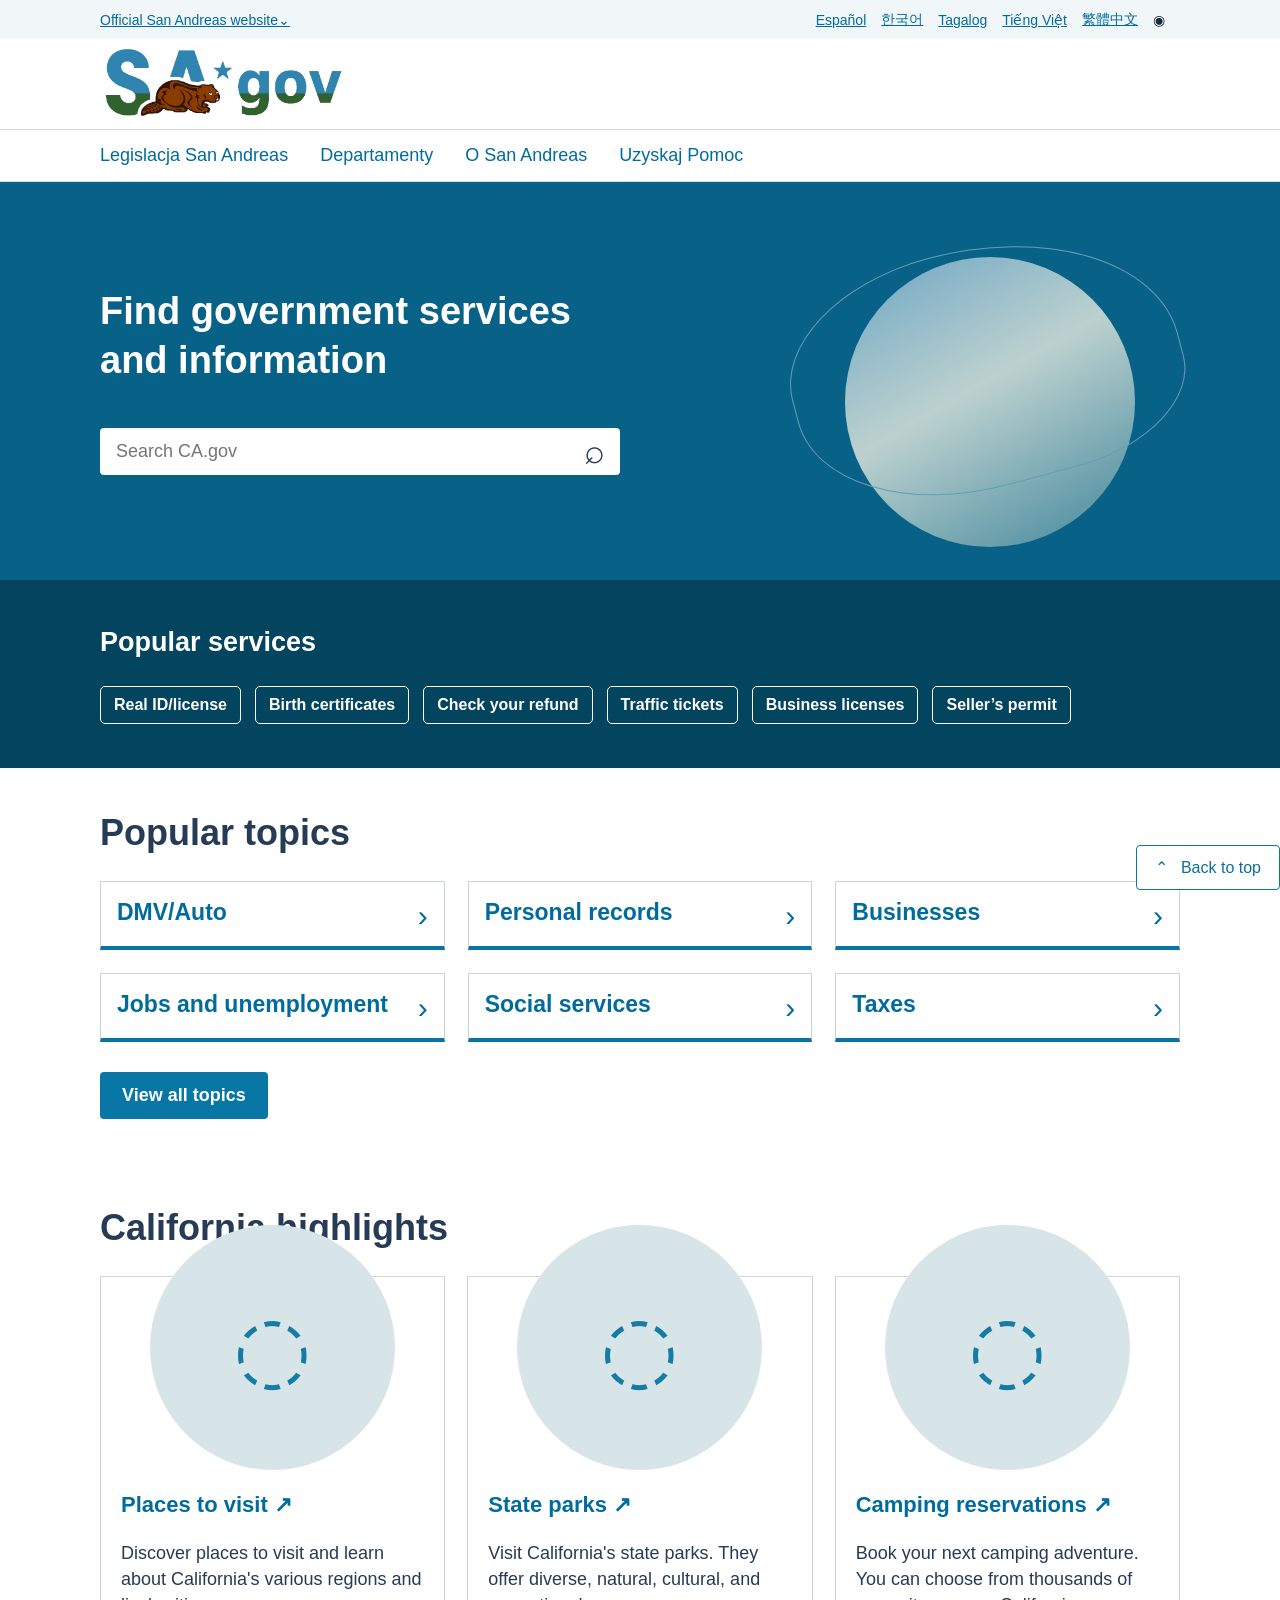
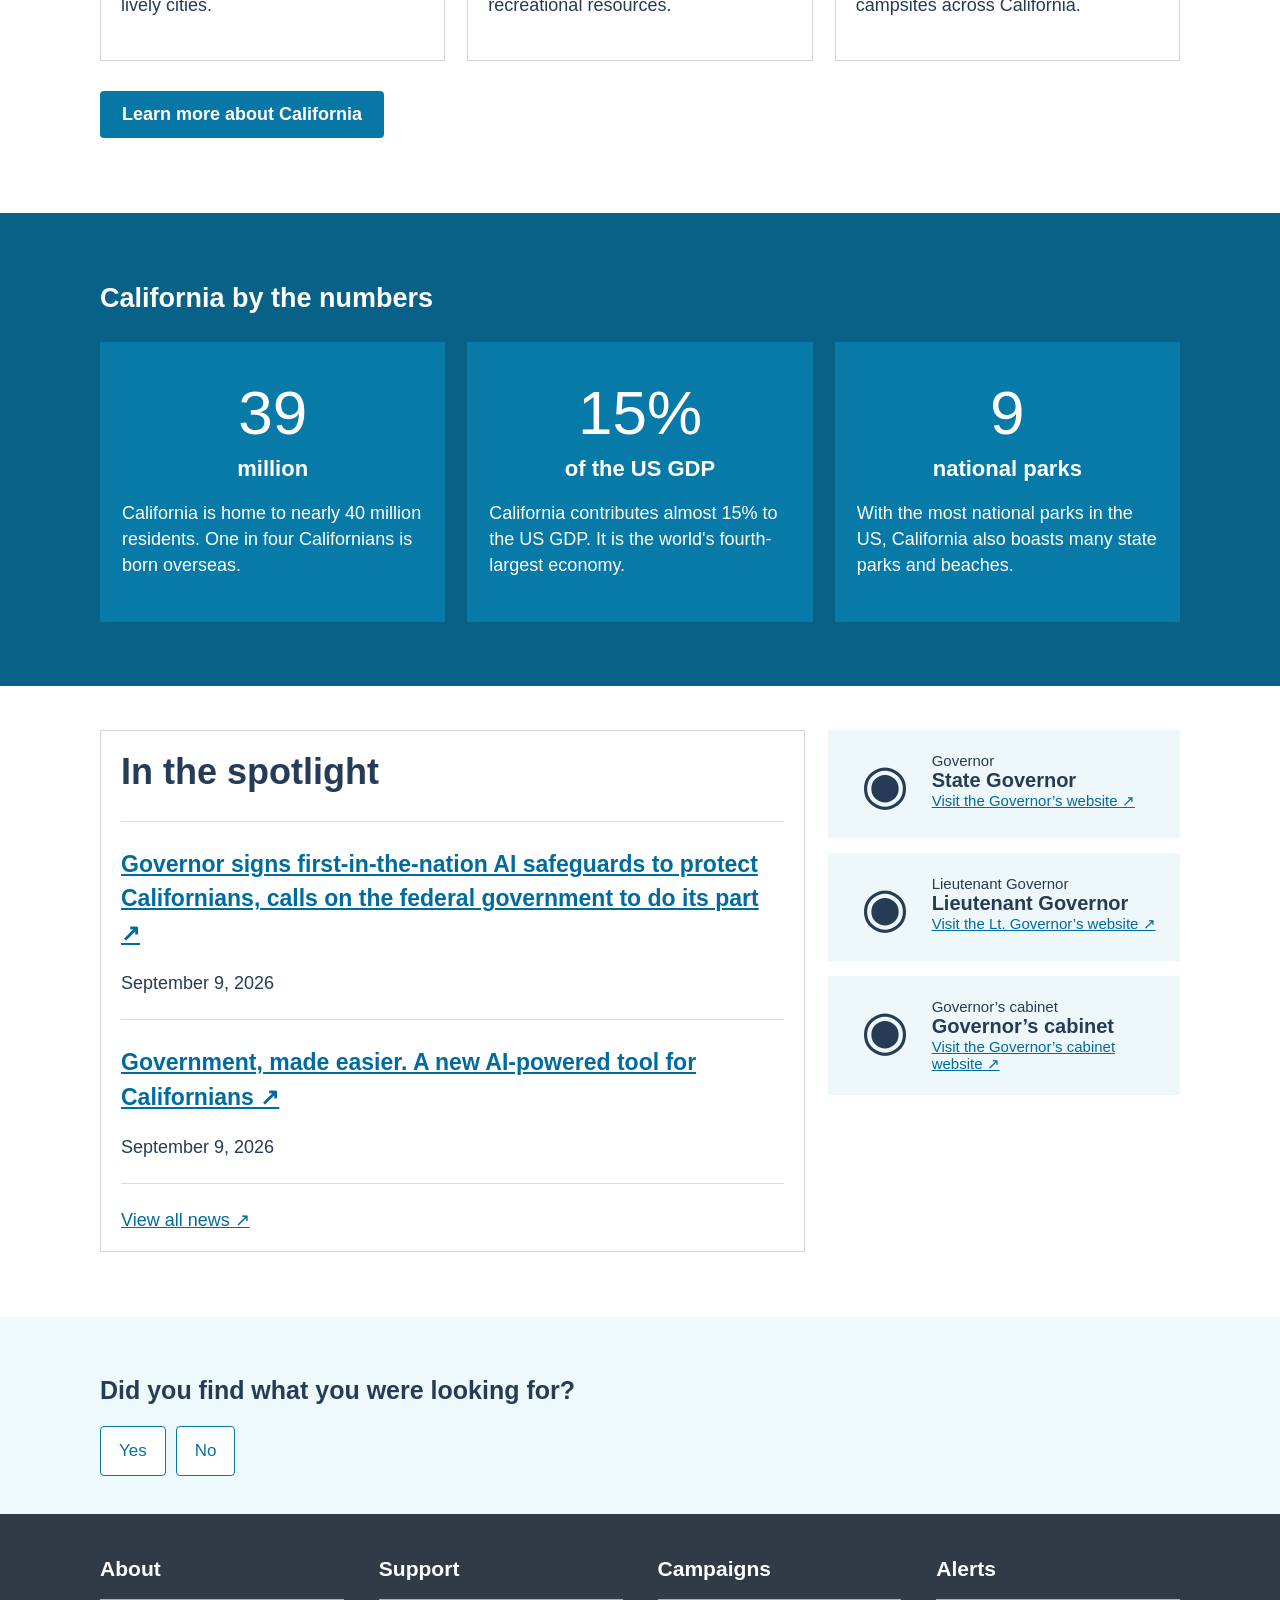
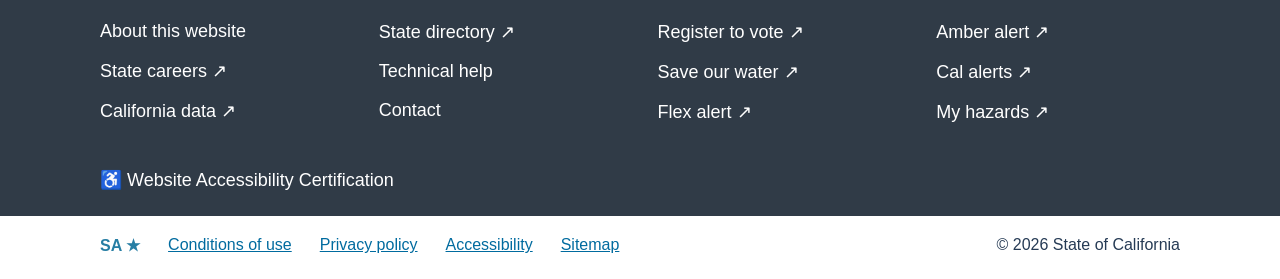
<file: index.html>
<!doctype html>
<html lang="en">
<head>
<meta charset="utf-8">
<meta name="viewport" content="width=device-width,initial-scale=1">
<title>California Services — Demo</title>
<link rel="stylesheet" href="styleMAIN.css">
<link rel="icon" type="image/png" href="SAGOV_FAVICO.png">
</head>
<body>
<a id="top"></a>

<header class="site-header">
  <div class="utility">
    <div class="wrap utility-inner">
      <a href="#">Official San Andreas website⌄</a>
      <nav><a href="#">Español</a><a href="#">한국어</a><a href="#">Tagalog</a><a href="#">Tiếng Việt</a><a href="#">繁體中文</a><span>◉</span></nav>
    </div>
  </div>
  <div class="brand wrap">
    <a href="index.html"><img src="SAGOV.png" alt="SA_GOV" height="90%" width="30%"></a>
  </div>
  <div class="navline">
    <nav class="wrap mainnav">
      <a href="home.html">Legislacja San Andreas</a><a href="departaments.html">Departamenty</a><a href="#about">O San Andreas</a><a href="#help">Uzyskaj Pomoc</a>
    </nav>
  </div>
</header>

<main>
<section class="hero">
  <div class="wrap hero-inner">
    <div class="hero-copy">
         <h1>Find government services<br>and information</h1>
      <form id="searchForm" class="search"><input id="searchInput" placeholder="Search CA.gov"><button aria-label="Search">⌕</button></form>
    </div>
    <div class="hero-art" aria-hidden="true"><div class="circle"></div><div class="scribble"></div></div>
  </div>
</section>

<section class="popular">
  <div class="wrap">
    <h2>Popular services</h2>
    <div class="pills">
      <button>Real ID/license</button><button>Birth certificates</button><button>Check your refund</button>
      <button>Traffic tickets</button><button>Business licenses</button><button>Seller’s permit</button>
    </div>
  </div>
</section>

<section class="content wrap" id="services">
  <h2>Popular topics</h2>
  <div class="topic-grid">
    <a href="#"><strong>DMV/Auto</strong><span>›</span></a><a href="#"><strong>Personal records</strong><span>›</span></a><a href="#"><strong>Businesses</strong><span>›</span></a>
    <a href="#"><strong>Jobs and unemployment</strong><span>›</span></a><a href="#"><strong>Social services</strong><span>›</span></a><a href="#"><strong>Taxes</strong><span>›</span></a>
  </div>
  <button class="blue-btn">View all topics</button>

  <h2 class="section-title">California highlights</h2>
  <div class="highlight-grid">
    <article><div class="placeholder">◌</div><h3>Places to visit ↗</h3><p>Discover places to visit and learn about California's various regions and lively cities.</p></article>
    <article><div class="placeholder">◌</div><h3>State parks ↗</h3><p>Visit California's state parks. They offer diverse, natural, cultural, and recreational resources.</p></article>
    <article><div class="placeholder">◌</div><h3>Camping reservations ↗</h3><p>Book your next camping adventure. You can choose from thousands of campsites across California.</p></article>
  </div>
  <button class="blue-btn">Learn more about California</button>
</section>

<section class="numbers">
  <div class="wrap">
    <h2>California by the numbers</h2>
    <div class="number-grid">
      <article><big>39</big><b>million</b><p>California is home to nearly 40 million residents. One in four Californians is born overseas.</p></article>
      <article><big>15%</big><b>of the US GDP</b><p>California contributes almost 15% to the US GDP. It is the world's fourth-largest economy.</p></article>
      <article><big>9</big><b>national parks</b><p>With the most national parks in the US, California also boasts many state parks and beaches.</p></article>
    </div>
  </div>
</section>

<section class="spot wrap" id="about">
  <div class="news">
    <h2>In the spotlight</h2>
    <hr>
    <a href="#"><h3>Governor signs first-in-the-nation AI safeguards to protect Californians, calls on the federal government to do its part ↗</h3></a>
    <p>September 9, 2026</p><hr>
    <a href="#"><h3>Government, made easier. A new AI-powered tool for Californians ↗</h3></a>
    <p>September 9, 2026</p><hr>
    <a href="#">View all news ↗</a>
  </div>
  <aside>
    <div><span class="seal">◉</span><small>Governor</small><strong>State Governor</strong><a href="#">Visit the Governor’s website ↗</a></div>
    <div><span class="seal">◉</span><small>Lieutenant Governor</small><strong>Lieutenant Governor</strong><a href="#">Visit the Lt. Governor’s website ↗</a></div>
    <div><span class="seal">◉</span><small>Governor’s cabinet</small><strong>Governor’s cabinet</strong><a href="#">Visit the Governor’s cabinet website ↗</a></div>
  </aside>
</section>

<section class="feedback">
  <div class="wrap"><h2>Did you find what you were looking for?</h2><button>Yes</button><button>No</button></div>
</section>
</main>

<footer id="help">
  <div class="footer-dark">
    <div class="wrap footer-grid">
      <div><h3>About</h3><a>About this website</a><a>State careers ↗</a><a>California data ↗</a></div>
      <div><h3>Support</h3><a>State directory ↗</a><a>Technical help</a><a>Contact</a></div>
      <div><h3>Campaigns</h3><a>Register to vote ↗</a><a>Save our water ↗</a><a>Flex alert ↗</a></div>
      <div><h3>Alerts</h3><a>Amber alert ↗</a><a>Cal alerts ↗</a><a>My hazards ↗</a></div>
    </div>
    <div class="wrap accessibility">♿ Website Accessibility Certification</div>
  </div>
  <div class="footer-bottom"><div class="wrap"><span class="mini-logo">SA ★</span><a>Conditions of use</a><a>Privacy policy</a><a>Accessibility</a><a>Sitemap</a><span class="copyright">© 2026 State of California</span></div></div>
</footer>

<button class="top" onclick="location.href='#top'">⌃ &nbsp; Back to top</button>
<script src="script.js"></script>
</body>
</html>
</file>
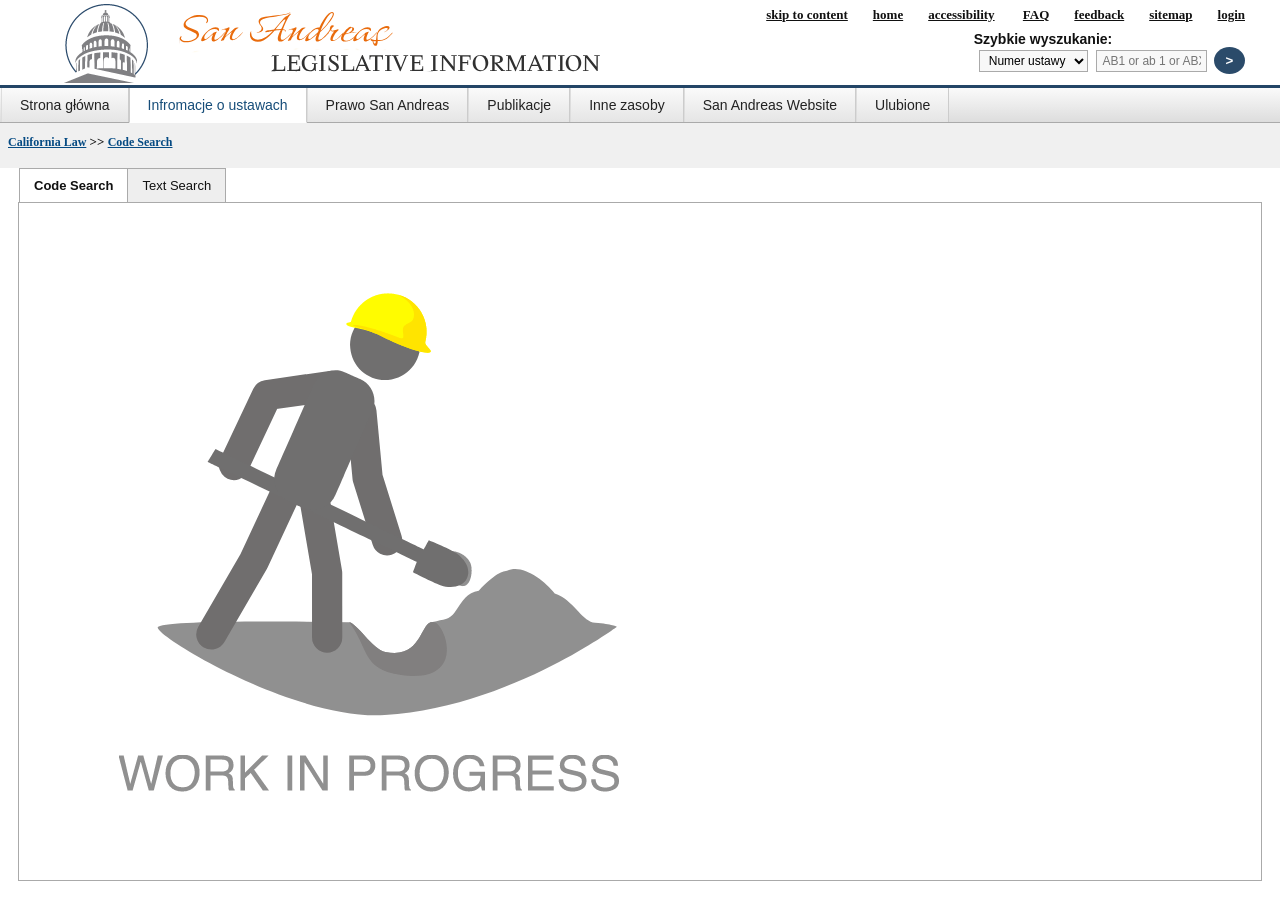
<file: bill.html>
<!doctype html>
<html lang="en">
<head>
<meta charset="utf-8">
<meta name="viewport" content="width=device-width, initial-scale=1">
<title>San Andreas Legislative Information — Code Search</title>
<link rel="stylesheet" href="style.css">
</head>
<body>
<header class="top">
  <div class="brand">
    <a href="home.html"> <img src="LegInfo.png" alt="Legislative Information"></a>
  </div>
  <div class="toplinks">
    <a href="#">skip to content</a><a href="#">home</a><a href="#">accessibility</a>
    <a href="#">FAQ</a><a href="#">feedback</a><a href="#">sitemap</a><a href="#">login</a>
  </div>
  <div class="quick">
    <label>Szybkie wyszukanie:</label><br>
    <select><option>Numer ustawy</option></select>
    <input placeholder="AB1 or ab 1 or ABX1">
    <button class="go">></button>
  </div>
</header>

<nav class="nav">
  <a href="home.html">Strona główna</a>
  <a class="active" href="bill.html">Infromacje o ustawach</a>
  <a href="law.html">Prawo San Andreas</a>
  <a href="publications.html">Publikacje</a>
  <a href="resources.html">Inne zasoby</a>
  <a href="index.html">San Andreas Website</a>
  <a href="favorites.html">Ulubione</a>
</nav>

<div class="crumb"><a href="#">California Law</a> &gt;&gt; <a href="#">Code Search</a></div>

<div class="tabs">
  <div class="tab">Code Search</div><div class="tab">Text Search</div>
</div>

<main class="panel">
<img src = "WORK_IN_PROGRESS.gif" alt = "Work in Progress">
</main>
</body>
</html>
</file>
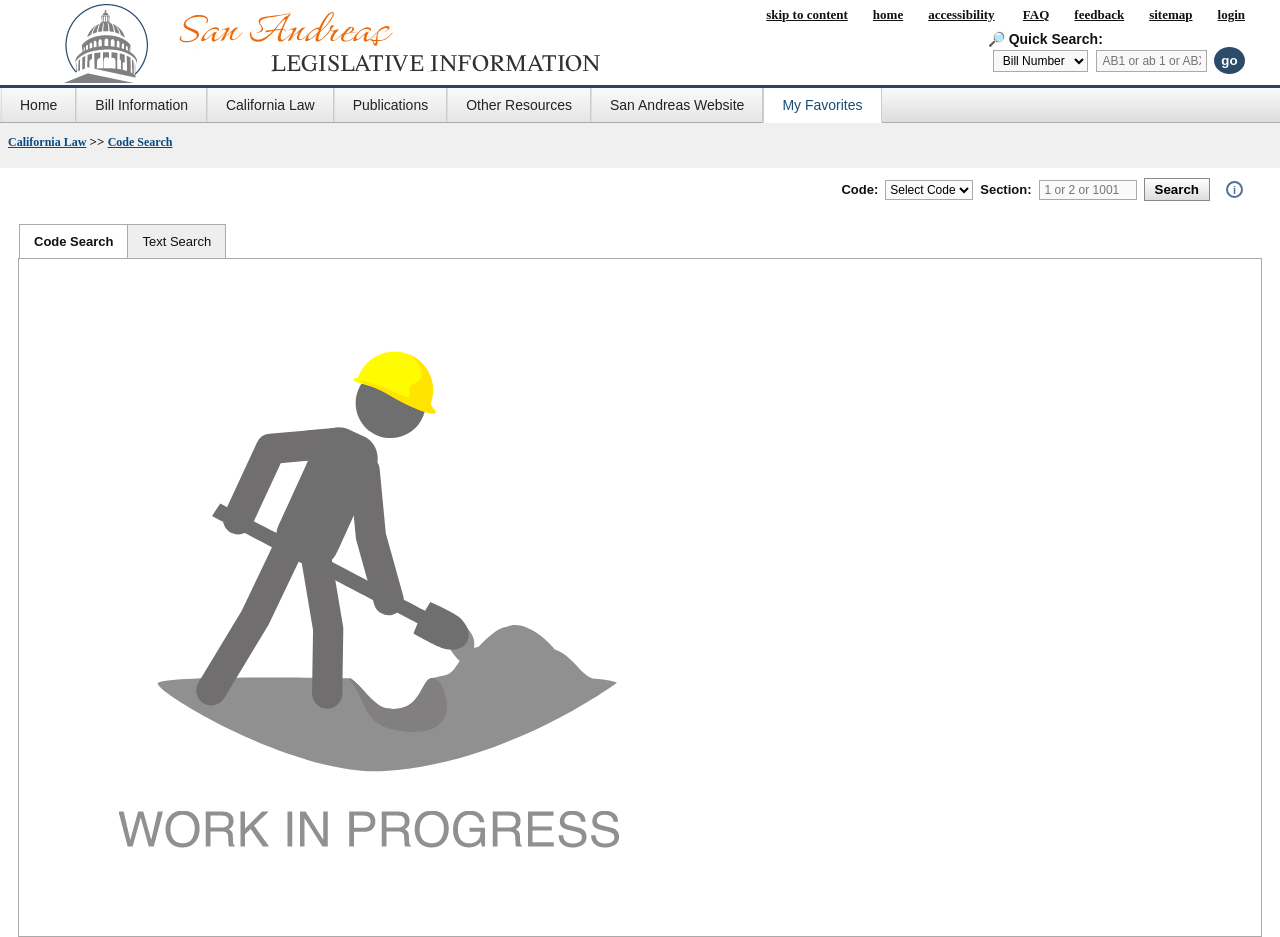
<file: favorites.html>
<!doctype html>
<html lang="en">
<head>
<meta charset="utf-8">
<meta name="viewport" content="width=device-width, initial-scale=1">
<title>California Legislative Information — Code Search</title>
<link rel="stylesheet" href="style.css">
</head>
<body>
<header class="top">
  <div class="brand">
    <a href="home.html"> <img src="LegInfo.png" alt="Legislative Information"></a>
  </div>
  <div class="toplinks">
    <a href="#">skip to content</a><a href="#">home</a><a href="#">accessibility</a>
    <a href="#">FAQ</a><a href="#">feedback</a><a href="#">sitemap</a><a href="#">login</a>
  </div>
  <div class="quick">
    <label>🔎 Quick Search:</label><br>
    <select><option>Bill Number</option></select>
    <input placeholder="AB1 or ab 1 or ABX1">
    <button class="go">go</button>
  </div>
</header>

<nav class="nav">
  <a href="home.html">Home</a>
  <a href="bill.html">Bill Information</a>
  <a href="law.html">California Law</a>
  <a href="publications.html">Publications</a>
  <a href="resources.html">Other Resources</a>
  <a href="index.html">San Andreas Website</a>
  <a class="active" href="favorites.html">My Favorites</a>
</nav>

<div class="crumb"><a href="#">California Law</a> &gt;&gt; <a href="#">Code Search</a></div>

<section class="searchbar">
  <div class="fields">
    <span>Code:</span>
    <select><option>Select Code</option></select>
    <span>Section:</span>
    <input placeholder="1 or 2 or 1001">
    <button>Search</button>
    <span class="info">i</span>
  </div>
</section>

<div class="tabs">
  <div class="tab">Code Search</div><div class="tab">Text Search</div>
</div>

<main class="panel">
<img src = "WORK_IN_PROGRESS.gif" alt = "Work in Progress">
</main>
</body>
</html>
</file>
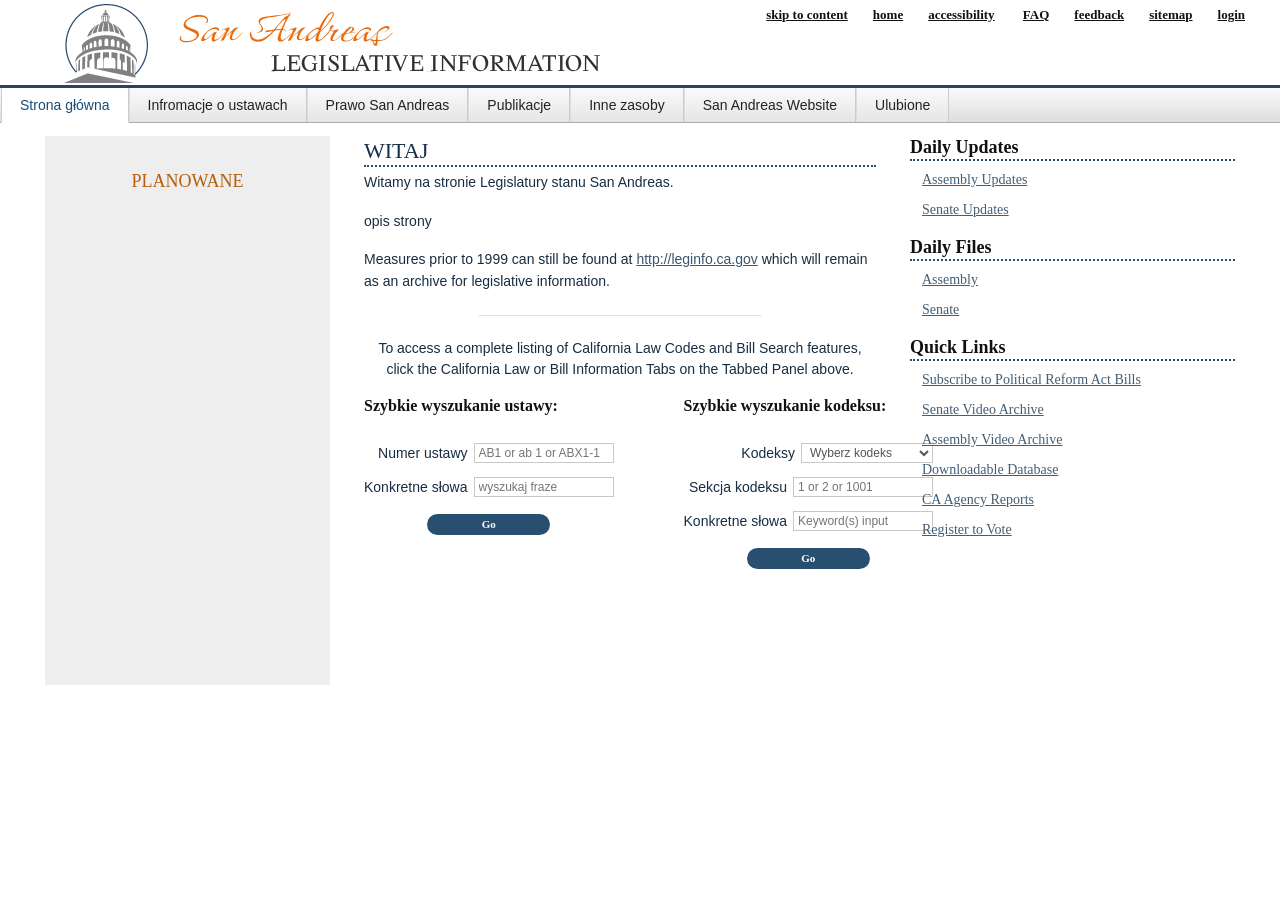
<file: home.html>
<!doctype html>
<html lang="en">
<head>
<meta charset="utf-8">
<meta name="viewport" content="width=device-width, initial-scale=1">
<title>California Legislative Information — Code Search</title>
<link rel="stylesheet" href="style.css">
<link rel="icon" type="image/icon" href="legFavicon.ico">
</head>
<body>
<header class="top">
  <div class="brand">
    <a href="home.html"> <img src="LegInfo.png" alt="Legislative Information"></a>
  </div>
  <div class="toplinks">
    <a href="#">skip to content</a><a href="#">home</a><a href="#">accessibility</a>
    <a href="#">FAQ</a><a href="#">feedback</a><a href="#">sitemap</a><a href="#">login</a>
  </div>
</header>

<nav class="nav">
  <a class="active" href="home.html">Strona główna</a>
  <a href="bill.html">Infromacje o ustawach</a>
  <a href="law.html">Prawo San Andreas</a>
  <a href="publications.html">Publikacje</a>
  <a href="resources.html">Inne zasoby</a>
  <a href="index.html">San Andreas Website</a>
  <a href="favorites.html">Ulubione</a>
</nav>


<main>
  <main class="leginfo-main">

  <div class="schedule-box">
    <div class="schedule-title">PLANOWANE</div>
    <div class="schedule-date"></div>
  </div>

  <section class="welcome-content">

    <h1>WITAJ</h1>

    <p>
      Witamy na stronie Legislatury stanu San Andreas.
    </p>

    <p>
     opis strony 
    </p>

    <p>
      Measures prior to 1999 can still be found at
      <a href="#">http://leginfo.ca.gov</a>
      which will remain as an archive for legislative information.
    </p>

    <div class="welcome-separator"></div>


    <p class="center-message">
      To access a complete listing of California Law Codes and Bill Search features,
      click the California Law or Bill Information Tabs on the Tabbed Panel above.
    </p>

    <div class="quick-search-container">

      <div class="quick-search-box">
        <h2>Szybkie wyszukanie ustawy:</h2>

        <div class="search-row">
          <label>Numer ustawy</label>
          <input type="text" placeholder="AB1 or ab 1 or ABX1-1">
        </div>

        <div class="search-row">
          <label>Konkretne słowa</label>
          <input type="text" placeholder="wyszukaj fraze">
        </div>

        <button class="quick-go">Go</button>
      </div>


      <div class="quick-search-box">
        <h2>Szybkie wyszukanie kodeksu:</h2>

        <div class="search-row">
          <label>Kodeksy</label>
          <select>
            <option>Wyberz kodeks</option>
            <option>Business and Professions Code</option>
            <option>Civil Code</option>
            <option>Code of Civil Procedure</option>
            <option>Education Code</option>
            <option>Government Code</option>
            <option>Penal Code</option>
            <option>Vehicle Code</option>
          </select>
        </div>

        <div class="search-row">
          <label>Sekcja kodeksu</label>
          <input type="text" placeholder="1 or 2 or 1001">
        </div>

        <div class="search-row">
          <label>Konkretne słowa</label>
          <input type="text" placeholder="Keyword(s) input">
        </div>

        <button class="quick-go">Go</button>
      </div>

    </div>
    <!--
    <div class="legal-notice">
      Pursuant to Section 10248.5 of the Government Code, the information described in subdivision (a) of Section 10248 of the Government Code and made available on this Web site is within the public domain and the State of California retains no copyright or other proprietary interest in the information.
    </div>
    -->
  </section>


  <aside class="right-sidebar">

    <div class="sidebar-section">
      <h2>Daily Updates</h2>
      <a href="#">Assembly Updates</a>
      <a href="#">Senate Updates</a>
    </div>

    <div class="sidebar-section">
      <h2>Daily Files</h2>
      <a href="#">Assembly</a>
      <a href="#">Senate</a>
    </div>

    <div class="sidebar-section">
      <h2>Quick Links</h2>
      <a href="#">Subscribe to Political Reform Act Bills</a>
      <a href="#">Senate Video Archive</a>
      <a href="#">Assembly Video Archive</a>
      <a href="#">Downloadable Database</a>
      <a href="#">CA Agency Reports</a>
      <a href="#">Register to Vote</a>
    </div>

  </aside>

</main>
</main>
</body>
</html>
</file>
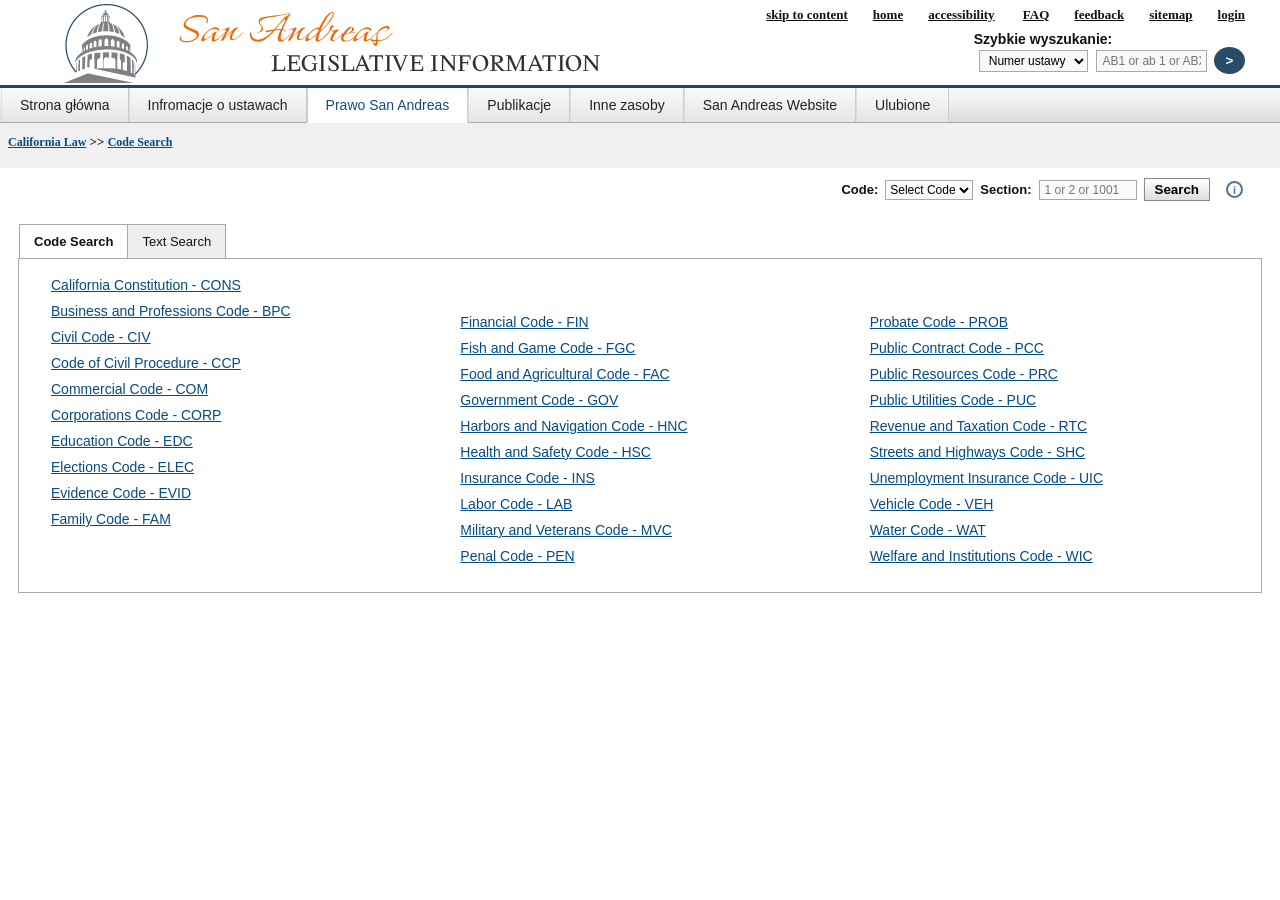
<file: law.html>
<!doctype html>
<html lang="en">
<head>
<meta charset="utf-8">
<meta name="viewport" content="width=device-width, initial-scale=1">
<title>California Legislative Information — Code Search</title>
<link rel="stylesheet" href="style.css">
</head>
<body>
<header class="top">
  <div class="brand">
    <a href="home.html"> <img src="LegInfo.png" alt="Legislative Information"></a>
  </div>
  <div class="toplinks">
    <a href="#">skip to content</a><a href="#">home</a><a href="#">accessibility</a>
    <a href="#">FAQ</a><a href="#">feedback</a><a href="#">sitemap</a><a href="#">login</a>
  </div>
  <div class="quick">
    <label>Szybkie wyszukanie:</label><br>
    <select><option>Numer ustawy</option></select>
    <input placeholder="AB1 or ab 1 or ABX1">
    <button class="go">></button>
  </div>
</header>

<nav class="nav">
  <a href="home.html">Strona główna</a>
  <a href="bill.html">Infromacje o ustawach</a>
  <a class="active" href="law.html">Prawo San Andreas</a>
  <a href="publications.html">Publikacje</a>
  <a href="resources.html">Inne zasoby</a>
  <a href="index.html">San Andreas Website</a>
  <a href="favorites.html">Ulubione</a>
</nav>

<div class="crumb"><a href="progress.html">California Law</a> &gt;&gt; <a href="#">Code Search</a></div>

<section class="searchbar">
  <div class="fields">
    <span>Code:</span>
    <select><option>Select Code</option></select>
    <span>Section:</span>
    <input placeholder="1 or 2 or 1001">
    <button>Search</button>
    <span class="info">i</span>
  </div>
</section>

<div class="tabs">
  <div class="tab">Code Search</div><div class="tab">Text Search</div>
</div>

<main class="panel">
  <div class="cols">
    <div class="col">
      <a href="progress.html">California Constitution - CONS</a>
      <a href="progress.html">Business and Professions Code - BPC</a>
      <a href="progress.html">Civil Code - CIV</a>
      <a href="progress.html">Code of Civil Procedure - CCP</a>
      <a href="progress.html">Commercial Code - COM</a>
      <a href="progress.html">Corporations Code - CORP</a>
      <a href="progress.html">Education Code - EDC</a>
      <a href="progress.html">Elections Code - ELEC</a>
      <a href="progress.html">Evidence Code - EVID</a>
      <a href="progress.html">Family Code - FAM</a>
    </div>
    <div class="col">
      <a href="progress.html">Financial Code - FIN</a>
      <a href="progress.html">Fish and Game Code - FGC</a>
      <a href="progress.html">Food and Agricultural Code - FAC</a>
      <a href="progress.html">Government Code - GOV</a>
      <a href="progress.html">Harbors and Navigation Code - HNC</a>
      <a href="progress.html">Health and Safety Code - HSC</a>
      <a href="progress.html">Insurance Code - INS</a>
      <a href="progress.html">Labor Code - LAB</a>
      <a href="progress.html">Military and Veterans Code - MVC</a>
      <a href="progress.html">Penal Code - PEN</a>
    </div>
    <div class="col">
      <a href="progress.html">Probate Code - PROB</a>
      <a href="progress.html">Public Contract Code - PCC</a>
      <a href="progress.html">Public Resources Code - PRC</a>
      <a href="progress.html">Public Utilities Code - PUC</a>
      <a href="progress.html">Revenue and Taxation Code - RTC</a>
      <a href="progress.html">Streets and Highways Code - SHC</a>
      <a href="progress.html">Unemployment Insurance Code - UIC</a>
      <a href="progress.html">Vehicle Code - VEH</a>
      <a href="progress.html">Water Code - WAT</a>
      <a href="progress.html">Welfare and Institutions Code - WIC</a>
    </div>
  </div>
</main>
</body>
</html>
</file>
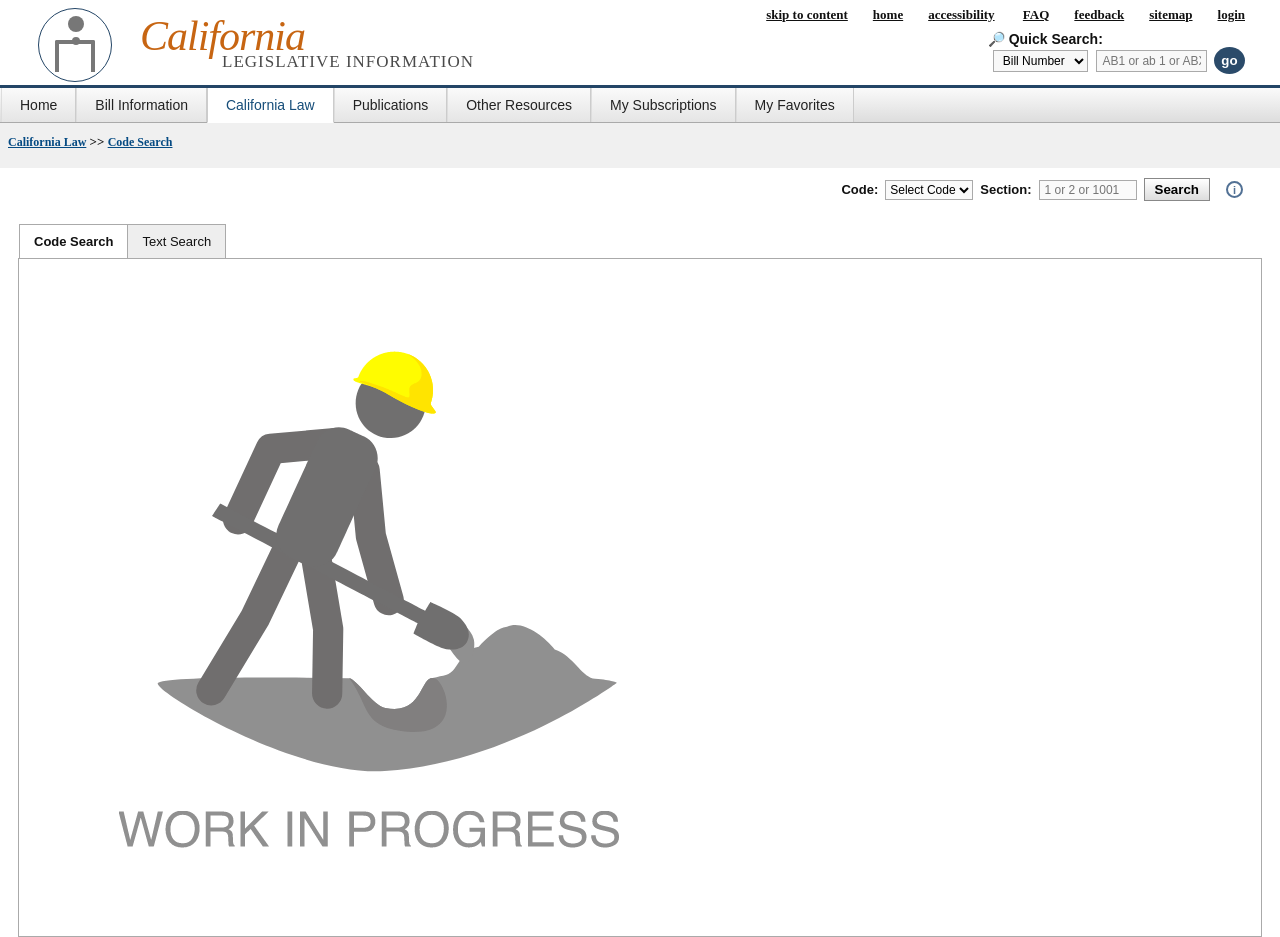
<file: progress.html>
<!doctype html>
<html lang="en">
<head>
<meta charset="utf-8">
<meta name="viewport" content="width=device-width, initial-scale=1">
<title>California Legislative Information — Code Search</title>
<link rel="stylesheet" href="style.css">
</head>
<body>
<header class="top">
  <div class="brand">
    <div class="cap"></div>
    <div>
      <div class="brand-title">California</div>
      <span class="brand-sub">LEGISLATIVE INFORMATION</span>
    </div>
  </div>
  <div class="toplinks">
    <a href="#">skip to content</a><a href="#">home</a><a href="#">accessibility</a>
    <a href="#">FAQ</a><a href="#">feedback</a><a href="#">sitemap</a><a href="#">login</a>
  </div>
  <div class="quick">
    <label>🔎 Quick Search:</label><br>
    <select><option>Bill Number</option></select>
    <input placeholder="AB1 or ab 1 or ABX1">
    <button class="go">go</button>
  </div>
</header>

<nav class="nav">
  <a href="#">Home</a>
  <a href="#">Bill Information</a>
  <a class="active" href="#">California Law</a>
  <a href="#">Publications</a>
  <a href="#">Other Resources</a>
  <a href="#">My Subscriptions</a>
  <a href="#">My Favorites</a>
</nav>

<div class="crumb"><a href="#">California Law</a> &gt;&gt; <a href="#">Code Search</a></div>

<section class="searchbar">
  <div class="fields">
    <span>Code:</span>
    <select><option>Select Code</option></select>
    <span>Section:</span>
    <input placeholder="1 or 2 or 1001">
    <button>Search</button>
    <span class="info">i</span>
  </div>
</section>

<div class="tabs">
  <div class="tab">Code Search</div><div class="tab">Text Search</div>
</div>

<main class="panel">
<img src = "WORK_IN_PROGRESS.gif" alt = "Work in Progress">
</main>
</body>
</html>
</file>
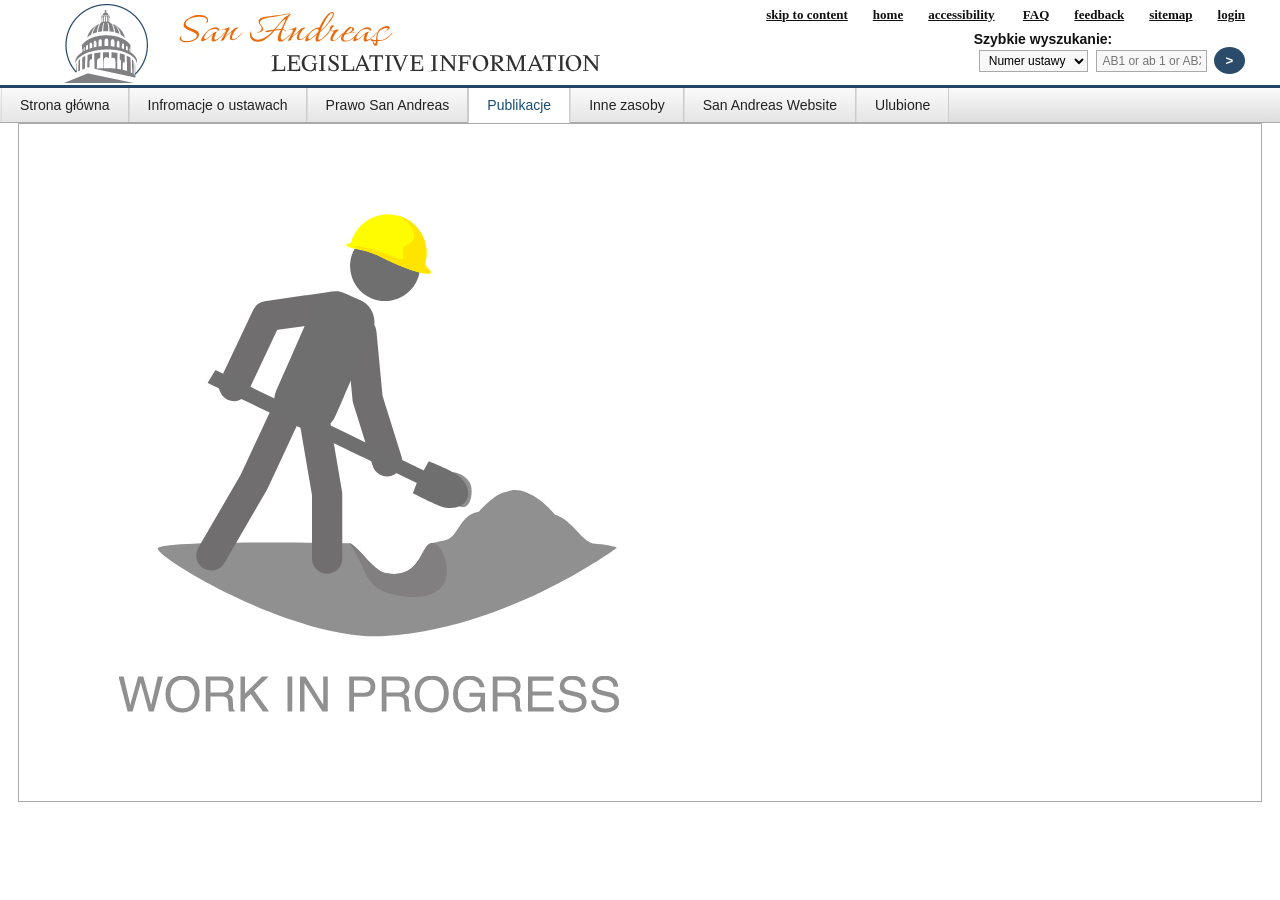
<file: publications.html>
<!doctype html>
<html lang="en">
<head>
<meta charset="utf-8">
<meta name="viewport" content="width=device-width, initial-scale=1">
<title>California Legislative Information — Code Search</title>
<link rel="stylesheet" href="style.css">
</head>
<body>
<header class="top">
  <div class="brand">
    <a href="home.html"> <img src="LegInfo.png" alt="Legislative Information"></a>
  </div>
  <div class="toplinks">
    <a href="#">skip to content</a><a href="#">home</a><a href="#">accessibility</a>
    <a href="#">FAQ</a><a href="#">feedback</a><a href="#">sitemap</a><a href="#">login</a>
  </div>
  <div class="quick">
    <label>Szybkie wyszukanie:</label><br>
    <select><option>Numer ustawy</option></select>
    <input placeholder="AB1 or ab 1 or ABX1">
    <button class="go">></button>
  </div>
</header>

<nav class="nav">
  <a href="home.html">Strona główna</a>
  <a href="bill.html">Infromacje o ustawach</a>
  <a href="law.html">Prawo San Andreas</a>
  <a class="active" href="publications.html">Publikacje</a>
  <a href="resources.html">Inne zasoby</a>
  <a href="index.html">San Andreas Website</a>
  <a href="favorites.html">Ulubione</a>
</nav>

<main class="panel">
<img src = "WORK_IN_PROGRESS.gif" alt = "Work in Progress">
</main>
</body>
</html>
</file>
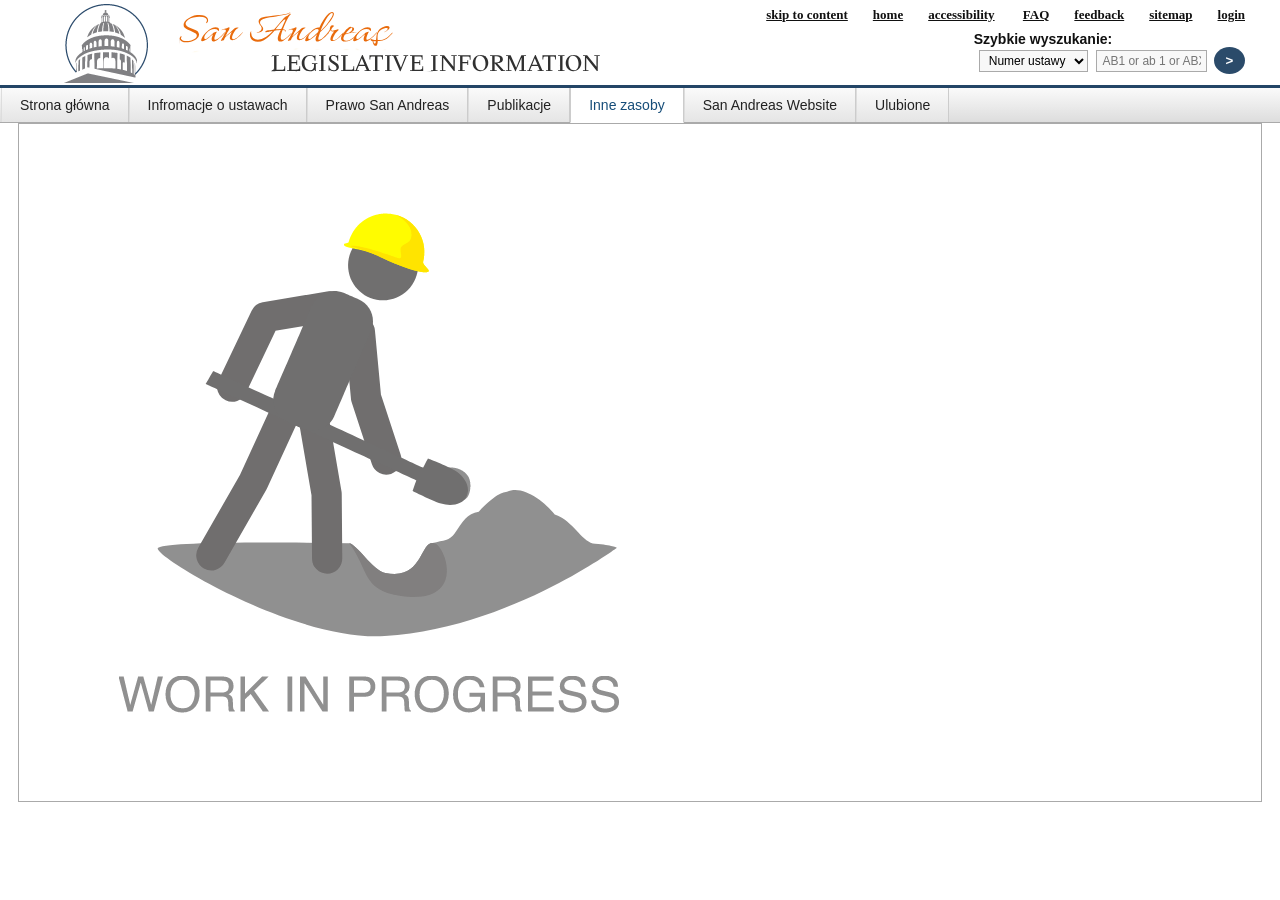
<file: resources.html>
<!doctype html>
<html lang="en">
<head>
<meta charset="utf-8">
<meta name="viewport" content="width=device-width, initial-scale=1">
<title>California Legislative Information — Code Search</title>
<link rel="stylesheet" href="style.css">
</head>
<body>
<header class="top">
  <div class="brand">
    <a href="home.html"> <img src="LegInfo.png" alt="Legislative Information"></a>
  </div>
  <div class="toplinks">
    <a href="#">skip to content</a><a href="#">home</a><a href="#">accessibility</a>
    <a href="#">FAQ</a><a href="#">feedback</a><a href="#">sitemap</a><a href="#">login</a>
  </div>
  <div class="quick">
    <label>Szybkie wyszukanie:</label><br>
    <select><option>Numer ustawy</option></select>
    <input placeholder="AB1 or ab 1 or ABX1">
    <button class="go">></button>
  </div>
</header>

<nav class="nav">
  <a href="home.html">Strona główna</a>
  <a href="bill.html">Infromacje o ustawach</a>
  <a href="law.html">Prawo San Andreas</a>
  <a href="publications.html">Publikacje</a>
  <a class="active" href="resources.html">Inne zasoby</a>
  <a href="index.html">San Andreas Website</a>
  <a href="favorites.html">Ulubione</a>
</nav>
 
<!--one night cassio-->

<main class="panel">
<img src = "WORK_IN_PROGRESS.gif" alt = "Work in Progress">
</main>
</body>
</html>
</file>
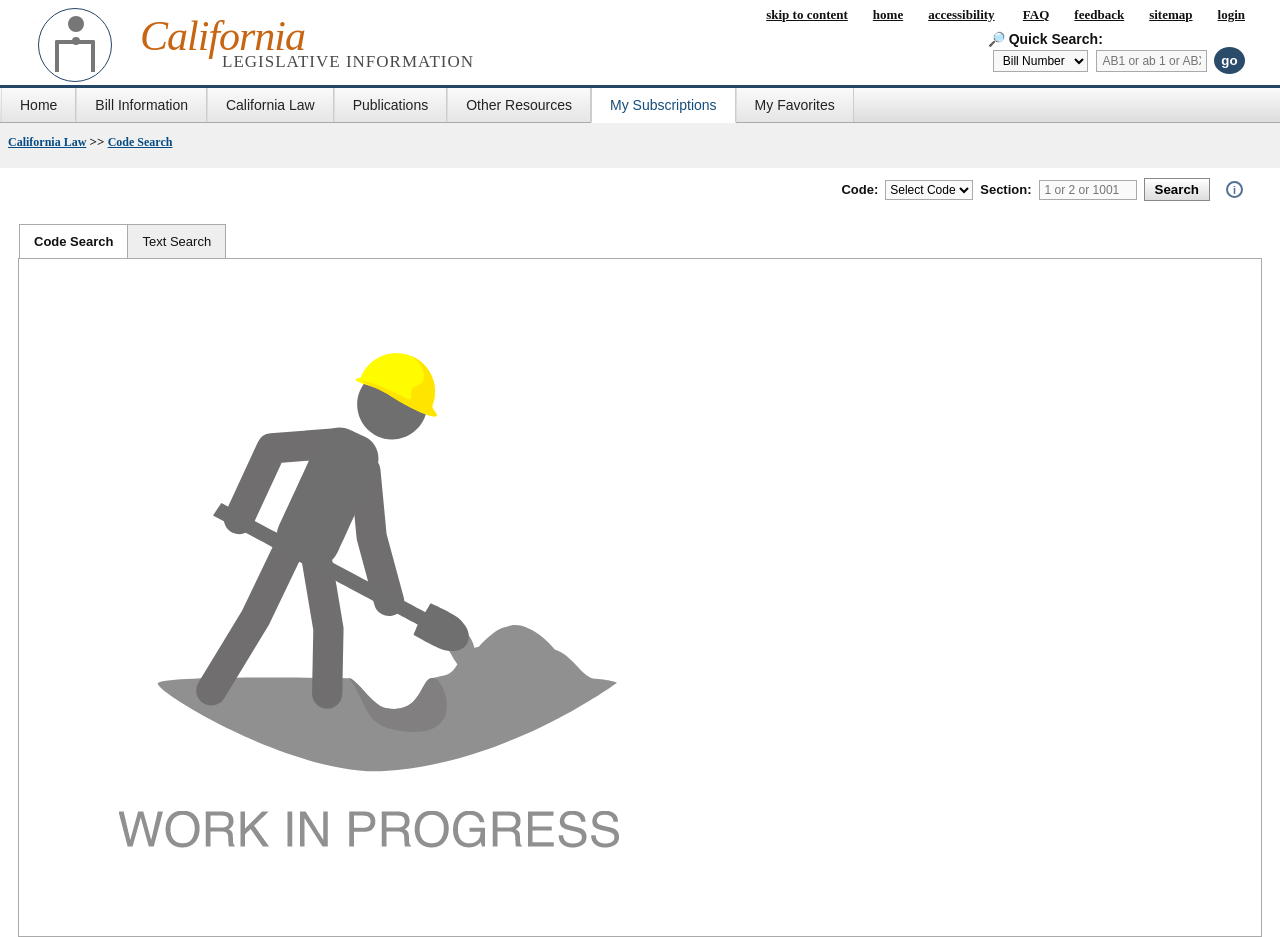
<file: subscription.html>
<!doctype html>
<html lang="en">
<head>
<meta charset="utf-8">
<meta name="viewport" content="width=device-width, initial-scale=1">
<title>California Legislative Information — Code Search</title>
<link rel="stylesheet" href="style.css">
</head>
<body>
<header class="top">
  <div class="brand">
    <div class="cap"></div>
    <div>
      <div class="brand-title">California</div>
      <span class="brand-sub">LEGISLATIVE INFORMATION</span>
    </div>
  </div>
  <div class="toplinks">
    <a href="#">skip to content</a><a href="#">home</a><a href="#">accessibility</a>
    <a href="#">FAQ</a><a href="#">feedback</a><a href="#">sitemap</a><a href="#">login</a>
  </div>
  <div class="quick">
    <label>🔎 Quick Search:</label><br>
    <select><option>Bill Number</option></select>
    <input placeholder="AB1 or ab 1 or ABX1">
    <button class="go">go</button>
  </div>
</header>

<nav class="nav">
  <a href="home.html">Home</a>
  <a href="bill.html">Bill Information</a>
  <a href="law.html">California Law</a>
  <a href="publications.html">Publications</a>
  <a href="resources.html">Other Resources</a>
  <a class="active" href="subscription.html">My Subscriptions</a>
  <a href="favorites.html">My Favorites</a>
</nav>

<div class="crumb"><a href="#">California Law</a> &gt;&gt; <a href="#">Code Search</a></div>

<section class="searchbar">
  <div class="fields">
    <span>Code:</span>
    <select><option>Select Code</option></select>
    <span>Section:</span>
    <input placeholder="1 or 2 or 1001">
    <button>Search</button>
    <span class="info">i</span>
  </div>
</section>

<div class="tabs">
  <div class="tab">Code Search</div><div class="tab">Text Search</div>
</div>

<main class="panel">
<img src = "WORK_IN_PROGRESS.gif" alt = "Work in Progress">
</main>
</body>
</html>
</file>
<file: styleMAIN.css>
*{box-sizing:border-box}html{scroll-behavior:smooth}body{margin:0;font-family:Arial,Helvetica,sans-serif;color:#263b55;background:#fff;font-size:18px}.wrap{width:1080px;max-width:calc(100% - 48px);margin:auto}.site-header{position:sticky;top:0;z-index:50;background:#fff}.utility{height:39px;background:#f1f6f8;font-size:14px}.utility-inner{display:flex;justify-content:space-between;align-items:center;height:100%}.utility a,.utility span{color:#172b3d;margin-right:15px}.utility nav{display:flex;align-items:center}.brand{height:90px;display:flex;align-items:center}.logo{font-size:58px;font-weight:bold;color:#2581b0;letter-spacing:-5px}.logo span{position:relative}.logo b{font-size:18px;color:#d71938;vertical-align:top;margin-left:4px}.logo i{font-style:normal;color:#744622;font-size:30px;margin:0 3px}.navline{border-top:1px solid #d6dadd;border-bottom:1px solid #d6dadd}.mainnav{height:51px;display:flex;align-items:center;gap:32px}.mainnav a,.utility a,a{color:#006b9f;text-decoration:underline}.mainnav a{text-decoration:none}.hero{height:398px;background:#086287;overflow:hidden}.hero-inner{height:100%;display:flex;align-items:center;position:relative}.hero-copy{position:relative;z-index:2}.hero h1{font-size:38px;line-height:1.28;color:#fff;margin:0 0 43px;font-weight:700}.search{display:flex;width:520px;height:47px}.search input{width:100%;border:0;border-radius:4px 0 0 4px;padding:0 16px;font-size:18px}.search button{width:55px;border:0;background:#fff;border-radius:0 4px 4px 0;font-size:35px;color:#203d5a}.hero-art{position:absolute;right:0;width:510px;height:100%;opacity:.85}.circle{width:290px;height:290px;border-radius:50%;background:linear-gradient(150deg,#7db1ce,#dce5dc 45%,#4b8d9f);position:absolute;right:45px;top:75px}.scribble{position:absolute;width:390px;height:240px;right:0;top:65px;border:1px solid #73aabd;border-radius:45% 60% 35% 50%;transform:rotate(-15deg)}.popular{background:#03445f;color:#fff;padding:47px 0 44px}.popular h2,.numbers h2{margin:0 0 28px;color:#fff}.pills{display:flex;gap:14px;flex-wrap:wrap}.pills button{background:transparent;color:#fff;border:1px solid #fff;border-radius:5px;padding:9px 13px;font-size:16px;font-weight:bold}.content{padding-top:44px;padding-bottom:75px}.content h2,.spot h2{font-size:36px;margin:0 0 27px}.topic-grid{display:grid;grid-template-columns:repeat(3,1fr);gap:23px}.topic-grid a{border:1px solid #ccd2d6;border-bottom:4px solid #0874a6;height:69px;padding:17px 16px;display:flex;justify-content:space-between;text-decoration:none;font-size:23px}.topic-grid span{font-size:30px}.blue-btn{margin-top:30px;background:#0877a6;border:0;border-radius:4px;color:#fff;padding:13px 22px;font-size:18px;font-weight:bold}.section-title{margin-top:88px!important}.highlight-grid{display:grid;grid-template-columns:repeat(3,1fr);gap:22px}.highlight-grid article{border:1px solid #d1d6d9;min-height:310px;padding:0 20px 24px}.placeholder{width:245px;height:245px;border-radius:50%;margin:-52px auto 0;background:#d8e5e8;display:flex;align-items:center;justify-content:center;font-size:90px;color:#147ca5}.highlight-grid h3{font-size:22px;color:#006c9e}.highlight-grid p{line-height:1.45}.numbers{background:#086287;color:#fff;padding:70px 0 64px;overflow:hidden}.number-grid{display:grid;grid-template-columns:repeat(3,1fr);gap:22px}.number-grid article{background:#087aa8;text-align:center;padding:35px 22px 25px;min-height:235px}.number-grid big{display:block;font-size:62px}.number-grid b{font-size:22px;display:block;margin:8px}.number-grid p{text-align:left;line-height:1.45}.spot{display:grid;grid-template-columns:2fr 1fr;gap:23px;padding-top:44px;padding-bottom:65px}.news{border:1px solid #d3d7da;padding:20px}.news h2{margin-bottom:28px}.news h3{font-size:23px;line-height:1.5}.news hr{border:0;border-top:1px solid #ddd;margin:25px 0}.spot aside>div{background:#eef8fb;padding:22px;margin-bottom:15px;display:grid;grid-template-columns:70px 1fr;column-gap:12px}.seal{grid-row:1/5;font-size:55px;text-align:center}.spot aside small{font-size:15px}.spot aside strong{font-size:20px}.spot aside a{font-size:15px}.feedback{background:#eef9fc;padding:38px 0}.feedback h2{font-size:25px}.feedback button{padding:14px 18px;background:#fff;border:1px solid #0877a6;color:#0870a0;border-radius:4px;font-size:17px;margin-right:10px}.footer-dark{background:#303b47;color:#fff;padding:43px 0 25px}.footer-grid{display:grid;grid-template-columns:repeat(4,1fr);gap:35px}.footer-grid h3{border-bottom:1px solid #d7b429;padding-bottom:18px;margin-top:0}.footer-grid a{display:block;color:#fff;text-decoration:none;margin:18px 0}.accessibility{margin-top:28px}.footer-bottom{height:63px;padding:20px 0;background:#fff}.footer-bottom .wrap{display:flex;gap:28px;align-items:center;font-size:16px}.mini-logo{font-weight:bold;color:#277ea4}.copyright{margin-left:auto}.top{position:fixed;right:0;bottom:10px;padding:12px 18px;background:#fff;border:1px solid #0877a6;color:#0870a0;border-radius:4px;font-size:16px}@media(max-width:800px){.wrap{max-width:calc(100% - 30px)}.utility{display:none}.brand{height:70px}.logo{font-size:45px}.hero{height:auto;padding:55px 0}.hero-art{display:none}.hero h1{font-size:31px}.search{width:100%}.topic-grid,.highlight-grid,.number-grid,.spot{grid-template-columns:1fr}.footer-grid{grid-template-columns:1fr 1fr}.footer-bottom .wrap{flex-wrap:wrap;height:auto}.copyright{margin-left:0}.footer-bottom{height:auto}.section-title{margin-top:70px!important}}
/* =========================
   DEPARTMENTS
   ========================= */

.departments-page {
    width: 100%;
    background: #fff;
}

.departments-container {
    width: min(100% - 40px, 1180px);
    margin: 0 auto;
}


/* HERO */

.departments-hero {
    position: relative;
    min-height: 210px;
    overflow: hidden;
    background: #08749d;
    color: #fff;
}

.departments-hero .departments-container {
    position: relative;
    z-index: 2;
    padding-top: 36px;
}

.breadcrumb {
    display: flex;
    align-items: center;
    gap: 11px;

    font-size: 16px;
    line-height: 1.4;
}

.breadcrumb a {
    color: #fff;
    text-decoration: underline;
    font-weight: 600;
}

.breadcrumb span:last-child {
    font-weight: 600;
}

.departments-hero h1 {
    margin: 44px 0 0;

    font-size: 46px;
    line-height: 1;
    font-weight: 700;
    letter-spacing: -1px;
}

.hero-seal {
    position: absolute;
    z-index: 1;

    width: 370px;
    height: 370px;

    right: -5px;
    top: -75px;

    object-fit: contain;
    opacity: .45;
}


/* LIST */

.departments-list {
    padding: 0;
    background: #fff;
}

.department-item {
    display: flex;
    gap: 20px;

    min-height: 220px;
    padding: 24px 0 27px;

    border-bottom: 1px solid #d5d5d5;
}

.department-logo {
    flex: 0 0 92px;

    width: 92px;

    display: flex;
    align-items: flex-start;
    justify-content: center;

    padding-top: 2px;
}

.department-logo img {
    display: block;

    max-width: 92px;
    max-height: 115px;

    width: auto;
    height: auto;

    object-fit: contain;
}

.department-content {
    flex: 1;
    min-width: 0;
}

.department-content h2 {
    margin: 1px 0 20px;

    font-size: 25px;
    line-height: 1.2;
    font-weight: 700;
}

.department-content h2 a {
    color: #006d9f;
    text-decoration: underline;
    text-decoration-thickness: 1px;
    text-underline-offset: 2px;
}

.department-content p {
    max-width: 800px;

    margin: 0 0 26px;

    color: #454552;

    font-size: 20px;
    line-height: 1.55;
}

.department-topics {
    color: #44444e;

    font-size: 16px;
    line-height: 1.5;
}

.department-topics span {
    font-weight: 600;
}

.department-topics a {
    color: #006d9f;
    text-decoration: underline;
}


/* HOVER */

.department-content h2 a:hover,
.department-topics a:hover {
    color: #004f75;
}


/* MOBILE */

@media (max-width: 700px) {

    .departments-container {
        width: min(100% - 30px, 1180px);
    }

    .departments-hero {
        min-height: 180px;
    }

    .departments-hero .departments-container {
        padding-top: 28px;
    }

    .departments-hero h1 {
        margin-top: 38px;
        font-size: 36px;
    }

    .hero-seal {
        width: 270px;
        height: 270px;
        right: -80px;
        top: -40px;
        opacity: .3;
    }

    .department-item {
        gap: 15px;
        padding: 22px 0;
    }

    .department-logo {
        flex: 0 0 65px;
        width: 65px;
    }

    .department-logo img {
        max-width: 65px;
        max-height: 90px;
    }

    .department-content h2 {
        font-size: 21px;
    }

    .department-content p {
        font-size: 17px;
        line-height: 1.5;
    }
}
</file>
<file: style.css>
*{box-sizing:border-box}
html,body{margin:0;padding:0;background:#fff;color:#111;font-family:Arial,Helvetica,sans-serif;font-size:13px}
a{color:#064b83;text-decoration:underline}
.top{height:88px;border-bottom:3px solid #234566;position:relative;background:#fff}
.brand{position:absolute;left:38px;top:7px;height:76px;display:flex;align-items:center}
.cap{width:74px;height:74px;border:1px solid #234566;border-radius:50%;position:relative;margin-right:28px;overflow:hidden}
.cap:before{content:"";position:absolute;left:16px;right:16px;bottom:9px;height:28px;border:4px solid #777;border-bottom:0;border-radius:2px 2px 0 0}
.cap:after{content:"";position:absolute;left:29px;top:7px;width:16px;height:16px;border-radius:50%;background:#777;box-shadow:0 17px 0 -4px #777}
.brand-title{font-family:"Times New Roman",serif;font-size:42px;line-height:34px;font-style:italic;color:#c76512;letter-spacing:-1px}
.brand-sub{display:block;font-family:Georgia,"Times New Roman",serif;font-size:17px;font-style:normal;color:#4a4a4a;letter-spacing:1px;margin-left:82px;margin-top:-1px}
.toplinks{position:absolute;right:35px;top:7px;font-weight:bold;font-family:"Times New Roman",serif}
.toplinks a{color:#111;margin-left:25px}
.quick{position:absolute;right:35px;top:31px;font-weight:bold}
.quick label{font-size:14px}
.quick select,.quick input{height:22px;border:1px solid #aaa;background:#f8f8f8;margin-left:5px;padding:1px 5px;font-size:12px}
.quick input{width:111px}
.go{border:0;border-radius:50%;background:#2b4b6a;color:white;font-weight:bold;width:31px;height:27px;margin-left:3px}

/* =========================================================
   GÓRNE MENU
   ========================================================= */

.nav {
    height: 35px;
    padding-left: 1px;

    display: flex;
    align-items: stretch;

    background: linear-gradient(to bottom, #fafafa 0%, #dddddd 100%);
    border-bottom: 1px solid #aaa;

    overflow: visible;
}

.nav a {
    position: relative;

    display: flex;
    align-items: center;

    height: 34px;

    padding: 0 18px;

    color: #222;
    background: linear-gradient(to bottom, #fafafa, #e5e5e5);

    font-family: Arial, Helvetica, sans-serif;
    font-size: 14px;
    font-weight: normal;

    text-decoration: none;
    white-space: nowrap;

    border-left: 1px solid #ddd;
    border-right: 1px solid #ccc;

    transition: background 0.05s ease;
}

.nav a:first-child {
    border-left: 1px solid #ddd;
}


/* =========================================================
   HOVER — PODŚWIETLENIE ZAKŁADKI
   ========================================================= */

.nav a:hover {
    background: #fff;
    color: #164d79;
}


/* niebieski pasek pod zakładką */

.nav a:hover::after {
    content: "";

    position: absolute;

    left: -1px;
    right: -1px;
    bottom: -1px;

    height: 4px;

    background: #294f70;
}


/* =========================================================
   AKTYWNA ZAKŁADKA
   ========================================================= */

/*
   Nie podświetlamy jej na stałe.
   Pasek pojawia się tylko po najechaniu.
*/

.nav a.active {
    position: relative;

    height: 35px;
    margin-bottom: -1px;

    background: #fff;
    color: #164d79;

    border-left: 1px solid #ccc;
    border-right: 1px solid #ccc;
    border-bottom: 1px solid #fff;

    z-index: 5;
}

.nav a.active::after {
    display: none;
}
.crumb{height:45px;background:#f0f0f0;padding:11px 8px 0;font-family:"Times New Roman",serif;font-weight:bold}
.crumb a{font-size:12px}

.searchbar{height:56px;position:relative}
.searchbar .fields{position:absolute;right:37px;top:10px;display:flex;align-items:center;gap:7px;font-weight:bold}
.searchbar select,.searchbar input{height:20px;border:1px solid #aaa;background:#fafafa;font-size:12px}
.searchbar input{width:98px;padding:1px 5px}
.searchbar button{height:23px;padding:1px 10px;font-weight:bold;border:1px solid #888;background:linear-gradient(#fff,#ddd)}
.info{width:17px;height:17px;border:2px solid #527195;border-radius:50%;display:inline-flex;align-items:center;justify-content:center;color:#527195;font-size:11px;margin-left:9px}

.tabs{margin-left:19px;height:34px}
.tab{display:inline-block;border:1px solid #aaa;border-bottom:0;height:34px;padding:9px 14px 0;font-weight:bold;background:#fff}
.tab+ .tab{font-weight:normal;background:#eee;margin-left:-1px}

.panel{margin:0 18px;border:1px solid #aaa;min-height:335px;padding:18px 32px 16px}
.cols{display:grid;grid-template-columns:1fr 1fr 1fr;column-gap:50px}
.col a{display:block;margin:10px 0 0 0;font-size:14px}
.col a:first-child{margin-top:0}
.col:nth-child(2),.col:nth-child(3){padding-top:37px}
@media(max-width:900px){
 .toplinks{display:none}.brand{left:15px}.brand-title{font-size:31px}.brand-sub{font-size:13px;margin-left:60px}
 .nav a{padding-left:9px;padding-right:9px}.cols{grid-template-columns:1fr 1fr}
 .col:nth-child(3){padding-top:0}
}

/* =========================================================
   CALIFORNIA LEGISLATIVE INFORMATION
   MAIN CONTENT
   ========================================================= */

.leginfo-main {
    width: calc(100% - 90px);
    margin: 13px 45px 0 45px;

    display: grid;
    grid-template-columns: 285px minmax(500px, 1fr) 325px;
    column-gap: 34px;

    color: #162f48;
    font-family: Arial, Helvetica, sans-serif;
}


/* =========================================================
   TODAY'S SCHEDULE
   ========================================================= */

.schedule-box {
    height: 549px;
    background: #eeeeee;

    text-align: center;

    padding-top: 35px;
}

.schedule-title {
    color: #b65e0b;

    font-family: Georgia, "Times New Roman", serif;
    font-size: 18px;
    font-weight: normal;
}

.schedule-date {
    margin-top: 2px;

    color: #172d43;

    font-family: Arial, Helvetica, sans-serif;
    font-size: 13px;
}


/* =========================================================
   WELCOME — ŚRODEK
   ========================================================= */

.welcome-content {
    min-width: 0;
}

.welcome-content h1 {
    margin: 2px 0 5px 0;
    padding: 0 0 2px 0;

    border-bottom: 2px dotted #294c6d;

    color: #162f48;

    font-family: Georgia, "Times New Roman", serif;
    font-size: 22px;
    font-weight: normal;
    line-height: 25px;
}

.welcome-content p {
    margin: 0 0 17px 0;

    color: #172d43;

    font-family: Arial, Helvetica, sans-serif;
    font-size: 14px;
    line-height: 1.55;
}

.welcome-content a {
    color: #3c566d;
    text-decoration: underline;
}


/* =========================================================
   SEPARATOR
   ========================================================= */

.welcome-separator {
    width: 55%;

    margin: 22px auto 22px auto;

    border-top: 1px solid #dddddd;
}


/* =========================================================
   CENTER MESSAGE
   ========================================================= */

.center-message {
    max-width: 680px;

    margin: 0 auto 17px auto !important;

    text-align: center;

    font-size: 14px;
    line-height: 1.5 !important;
}


/* =========================================================
   QUICK SEARCHES
   ========================================================= */

.quick-search-container {
    display: grid;

    grid-template-columns: 1fr 1fr;

    column-gap: 70px;

    margin-top: 16px;
}

.quick-search-box {
    text-align: center;
}

.quick-search-box h2 {
    margin: 0 0 21px 0;

    color: #111;

    font-family: Georgia, "Times New Roman", serif;
    font-size: 16px;
    font-weight: bold;

    text-align: left;
}


/* pojedynczy wiersz */

.search-row {
    display: flex;

    align-items: center;
    justify-content: flex-end;

    gap: 6px;

    height: 34px;

    white-space: nowrap;
}

.search-row label {
    color: #172d43;

    font-family: Arial, Helvetica, sans-serif;
    font-size: 14px;
}

.search-row input,
.search-row select {
    height: 20px;

    padding: 1px 4px;

    border: 1px solid #c8c8c8;

    background: #fff;

    color: #555;

    font-family: Arial, Helvetica, sans-serif;
    font-size: 12px;
}

.search-row input {
    width: 140px;
}

.search-row select {
    width: 132px;
}


/* przycisk Go */

.quick-go {
    display: block;

    width: 123px;
    height: 21px;

    margin: 10px auto 0 auto;

    border: 0;
    border-radius: 12px;

    background: #294f70;

    color: #fff;

    font-family: Georgia, "Times New Roman", serif;
    font-size: 11px;
    font-weight: bold;

    cursor: pointer;
}

.quick-go:hover {
    background: #203f5b;
}


/* =========================================================
   LEGAL NOTICE
   ========================================================= */

.legal-notice {
    width: 100%;

    margin-top: 39px;

    padding: 9px 8px;

    border: 1px solid #bdbdbd;

    background: #fff;

    color: #43515e;

    font-family: Arial, Helvetica, sans-serif;
    font-size: 12px;

    line-height: 1.2;
}


/* =========================================================
   PRAWA KOLUMNA
   ========================================================= */

.right-sidebar {
    padding-top: 1px;
}

.sidebar-section {
    margin-bottom: 19px;
}

.sidebar-section h2 {
    margin: 0 0 11px 0;
    padding: 0 0 1px 0;

    border-bottom: 2px dotted #294c6d;

    color: #111;

    font-family: Georgia, "Times New Roman", serif;
    font-size: 18px;
    font-weight: bold;
}

.sidebar-section a {
    display: block;

    margin: 0 0 14px 12px;

    color: #425e75;

    font-family: Georgia, "Times New Roman", serif;
    font-size: 14px;

    text-decoration: underline;
}

.sidebar-section a:hover {
    color: #174b70;
}


/* =========================================================
   STOPKA
   ========================================================= */

.leginfo-main + footer {
    width: calc(100% - 90px);

    margin: 0 45px;

    padding: 9px 65px;

    border-top: 1px solid #d3d3d3;

    display: flex;

    gap: 32px;

    background: #fff;
}

.leginfo-main + footer a {
    color: #526b80;

    font-family: Georgia, "Times New Roman", serif;
    font-size: 12px;
}


/* =========================================================
   RESPONSIVE
   ========================================================= */

@media (max-width: 1100px) {

    .leginfo-main {
        width: calc(100% - 40px);
        margin-left: 20px;
        margin-right: 20px;

        grid-template-columns: 230px minmax(400px, 1fr);
    }

    .right-sidebar {
        display: none;
    }

    .leginfo-main + footer {
        width: calc(100% - 40px);

        margin-left: 20px;
        margin-right: 20px;
    }
}
</file>
